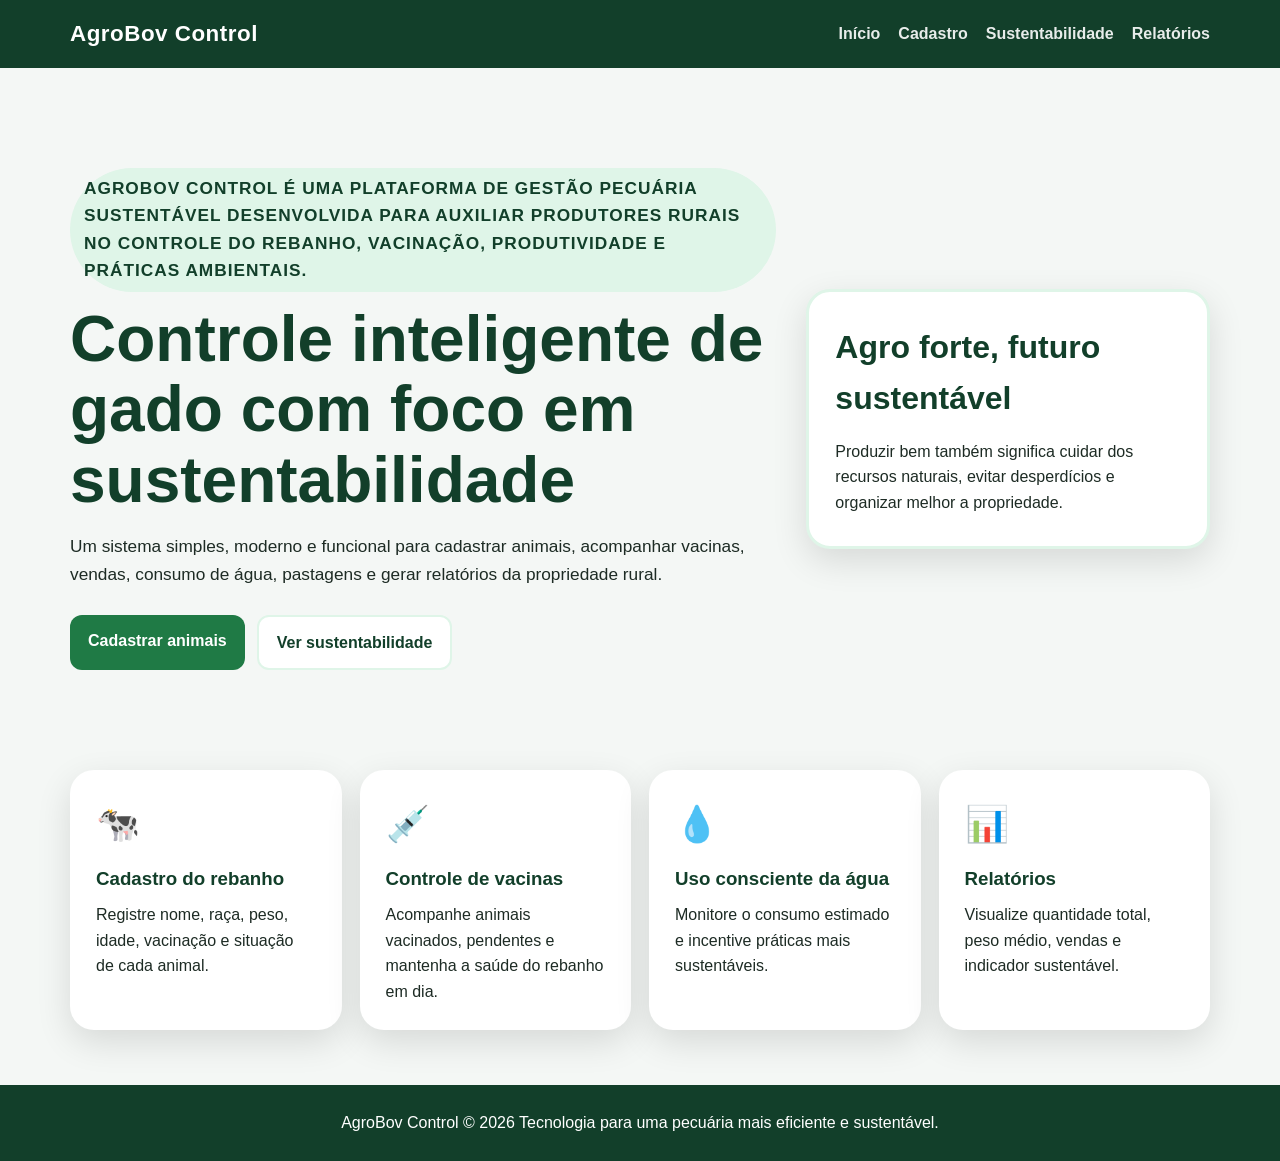
<file: index.html>
<!DOCTYPE html>
<html lang="pt-BR">
<head>
  <meta charset="UTF-8">
  <meta name="viewport" content="width=device-width, initial-scale=1.0">
  <title>AgroBov Control | Início</title>
<link rel="stylesheet" href="style.css">
</head>
<body>
  <header class="topo">
    <nav class="menu">
      <a class="logo" href="index.html">AgroBov Control</a>
      <button class="menu-botao" id="menuBotao" aria-label="Abrir menu">☰</button>
      <div class="links" id="menuLinks">
        <a href="index.html">Início</a>
        <a href="cadastro.html">Cadastro</a>
        <a href="sustentabilidade.html">Sustentabilidade</a>
        <a href="relatorios.html">Relatórios</a>
      </div>
    </nav>
  </header>

  <main>
    <section class="hero">
      <div class="hero-texto">
        <p class="etiqueta">AgroBov Control é uma plataforma de gestão pecuária sustentável desenvolvida para auxiliar produtores rurais no controle do rebanho, vacinação, produtividade e práticas ambientais.</p>
        <h1>Controle inteligente de gado com foco em sustentabilidade</h1>
        <p>Um sistema simples, moderno e funcional para cadastrar animais, acompanhar vacinas, vendas, consumo de água, pastagens e gerar relatórios da propriedade rural.</p>
        <div class="acoes">
          <a class="botao" href="cadastro.html">Cadastrar animais</a>
          <a class="botao secundario" href="sustentabilidade.html">Ver sustentabilidade</a>
        </div>
      </div>
      <div class="card-destaque">
        <h2>Agro forte, futuro sustentável</h2>
        <p>Produzir bem também significa cuidar dos recursos naturais, evitar desperdícios e organizar melhor a propriedade.</p>
      </div>
    </section>

    <section class="grade recursos">
      <article class="card">
        <span>🐄</span>
        <h3>Cadastro do rebanho</h3>
        <p>Registre nome, raça, peso, idade, vacinação e situação de cada animal.</p>
      </article>
      <article class="card">
        <span>💉</span>
        <h3>Controle de vacinas</h3>
        <p>Acompanhe animais vacinados, pendentes e mantenha a saúde do rebanho em dia.</p>
      </article>
      <article class="card">
        <span>💧</span>
        <h3>Uso consciente da água</h3>
        <p>Monitore o consumo estimado e incentive práticas mais sustentáveis.</p>
      </article>
      <article class="card">
        <span>📊</span>
        <h3>Relatórios</h3>
        <p>Visualize quantidade total, peso médio, vendas e indicador sustentável.</p>
      </article>
    </section>
  </main>

  <footer>
    <p>AgroBov Control © 2026
       Tecnologia para uma pecuária mais eficiente e sustentável.</p>
  </footer>

  <script src="script.js"></script>
</body>
</html>
</file>
<file: style.css>
* {
  box-sizing: border-box;
  margin: 0;
  padding: 0;
}

:root {
  --verde-escuro: #123f2a;
  --verde: #1f7a45;
  --verde-claro: #dff5e8;
  --amarelo: #f4c542;
  --marrom: #80592f;
  --branco: #ffffff;
  --cinza: #f4f7f5;
  --texto: #1d2b24;
  --sombra: 0 12px 35px rgba(0, 0, 0, 0.12);
}

body {
  font-family: Arial, Helvetica, sans-serif;
  background: var(--cinza);
  color: var(--texto);
  line-height: 1.6;
}

.topo {
  background: var(--verde-escuro);
  position: sticky;
  top: 0;
  z-index: 10;
}

.menu {
  max-width: 1180px;
  margin: auto;
  padding: 16px 20px;
  display: flex;
  align-items: center;
  justify-content: space-between;
}

.logo {
  color: var(--branco);
  text-decoration: none;
  font-size: 1.4rem;
  font-weight: 800;
  letter-spacing: 0.5px;
}

.links {
  display: flex;
  gap: 18px;
}

.links a {
  color: var(--branco);
  text-decoration: none;
  font-weight: 600;
  opacity: 0.9;
}

.links a:hover {
  color: var(--amarelo);
}

.menu-botao {
  display: none;
  background: transparent;
  color: var(--branco);
  border: 0;
  font-size: 1.8rem;
  cursor: pointer;
}

.hero {
  min-height: 78vh;
  max-width: 1180px;
  margin: auto;
  padding: 70px 20px;
  display: grid;
  grid-template-columns: 1.4fr 0.8fr;
  align-items: center;
  gap: 30px;
}

.hero-texto h1,
.cabecalho-pagina h1 {
  font-size: clamp(2.1rem, 5vw, 4.2rem);
  line-height: 1.1;
  color: var(--verde-escuro);
  margin: 12px 0 18px;
}

.hero-texto p,
.cabecalho-pagina p {
  max-width: 760px;
  font-size: 1.08rem;
}

.etiqueta {
  display: inline-block;
  background: var(--verde-claro);
  color: var(--verde-escuro);
  padding: 7px 14px;
  border-radius: 999px;
  font-weight: 800;
  text-transform: uppercase;
  font-size: 0.78rem;
  letter-spacing: 1px;
}

.acoes {
  margin-top: 26px;
  display: flex;
  flex-wrap: wrap;
  gap: 12px;
}

.botao {
  border: 0;
  background: var(--verde);
  color: var(--branco);
  padding: 13px 18px;
  border-radius: 12px;
  text-decoration: none;
  font-weight: 800;
  cursor: pointer;
  display: inline-block;
  text-align: center;
}

.botao:hover {
  filter: brightness(0.95);
}

.secundario {
  background: var(--branco);
  color: var(--verde-escuro);
  border: 2px solid var(--verde-claro);
}

.card-destaque,
.card,
.formulario,
.resumo-lateral,
.card-indice,
.grafico-card {
  background: var(--branco);
  border-radius: 24px;
  padding: 26px;
  box-shadow: var(--sombra);
}

.card-destaque {
  border: 3px solid var(--verde-claro);
  min-height: 260px;
  display: flex;
  flex-direction: column;
  justify-content: center;
}

.card-destaque h2 {
  color: var(--verde-escuro);
  font-size: 2rem;
  margin-bottom: 14px;
}

.grade {
  max-width: 1180px;
  margin: 0 auto 55px;
  padding: 0 20px;
  display: grid;
  grid-template-columns: repeat(4, 1fr);
  gap: 18px;
}

.card span {
  font-size: 2.2rem;
}

.card h3 {
  color: var(--verde-escuro);
  margin: 12px 0 8px;
}

.pagina {
  max-width: 1180px;
  margin: auto;
  padding: 45px 20px;
}

.cabecalho-pagina {
  margin-bottom: 28px;
}

.painel-formulario {
  display: grid;
  grid-template-columns: 1fr 0.85fr;
  gap: 22px;
  align-items: start;
  margin-bottom: 34px;
}

.formulario {
  display: flex;
  flex-direction: column;
  gap: 11px;
}

.formulario label {
  font-weight: 800;
  color: var(--verde-escuro);
}

.formulario input,
.formulario select,
.formulario textarea {
  width: 100%;
  border: 2px solid #d8e5dd;
  border-radius: 12px;
  padding: 12px;
  font-size: 1rem;
  font-family: inherit;
}

.formulario input:focus,
.formulario select:focus,
.formulario textarea:focus {
  outline: 3px solid var(--verde-claro);
  border-color: var(--verde);
}

.duas-colunas {
  display: grid;
  grid-template-columns: 1fr 1fr;
  gap: 12px;
}

.resumo-lateral strong,
.indicador strong {
  display: block;
  font-size: 2rem;
  color: var(--verde);
  margin-bottom: 12px;
}

.lista-area {
  background: var(--branco);
  border-radius: 24px;
  padding: 24px;
  box-shadow: var(--sombra);
}

.lista-area h2 {
  color: var(--verde-escuro);
  margin-bottom: 16px;
}

.tabela-responsiva {
  overflow-x: auto;
}

table {
  width: 100%;
  border-collapse: collapse;
  min-width: 760px;
}

th,
td {
  padding: 13px;
  text-align: left;
  border-bottom: 1px solid #e2e8e4;
}

th {
  background: var(--verde-claro);
  color: var(--verde-escuro);
}

.acao-tabela {
  border: 0;
  padding: 8px 10px;
  border-radius: 8px;
  margin-right: 5px;
  cursor: pointer;
  font-weight: 700;
}

.editar {
  background: var(--amarelo);
  color: #392700;
}

.excluir {
  background: #d94f4f;
  color: var(--branco);
}

.card-indice {
  text-align: center;
}

.circulo {
  width: 150px;
  height: 150px;
  border-radius: 50%;
  margin: 20px auto;
  background: var(--verde-claro);
  display: flex;
  align-items: center;
  justify-content: center;
  font-size: 2.8rem;
  font-weight: 900;
  color: var(--verde-escuro);
  border: 10px solid var(--verde);
}

.dicas {
  grid-template-columns: repeat(3, 1fr);
  padding: 0;
}

.indicadores {
  grid-template-columns: repeat(4, 1fr);
  padding: 0;
  margin-bottom: 28px;
}

.indicador p {
  font-weight: 800;
}

.grafico {
  display: flex;
  align-items: flex-end;
  gap: 12px;
  min-height: 220px;
  padding-top: 18px;
  border-bottom: 2px solid #d8e5dd;
}

.barra-wrap {
  flex: 1;
  text-align: center;
}

.barra {
  background: var(--verde);
  border-radius: 10px 10px 0 0;
  min-height: 18px;
  margin-bottom: 8px;
}

.barra-wrap small {
  font-weight: 700;
  color: var(--verde-escuro);
}

footer {
  text-align: center;
  padding: 25px 20px;
  background: var(--verde-escuro);
  color: var(--branco);
  margin-top: 30px;
}

@media (max-width: 850px) {
  .menu {
    flex-wrap: wrap;
  }

  .menu-botao {
    display: block;
  }

  .links {
    display: none;
    width: 100%;
    flex-direction: column;
    padding-top: 16px;
  }

  .links.aberto {
    display: flex;
  }

  .hero,
  .painel-formulario {
    grid-template-columns: 1fr;
  }

  .grade,
  .dicas,
  .indicadores {
    grid-template-columns: 1fr 1fr;
  }
}

@media (max-width: 560px) {
  .grade,
  .dicas,
  .indicadores,
  .duas-colunas {
    grid-template-columns: 1fr;
  }

  .hero {
    padding-top: 45px;
  }
}
</file>
